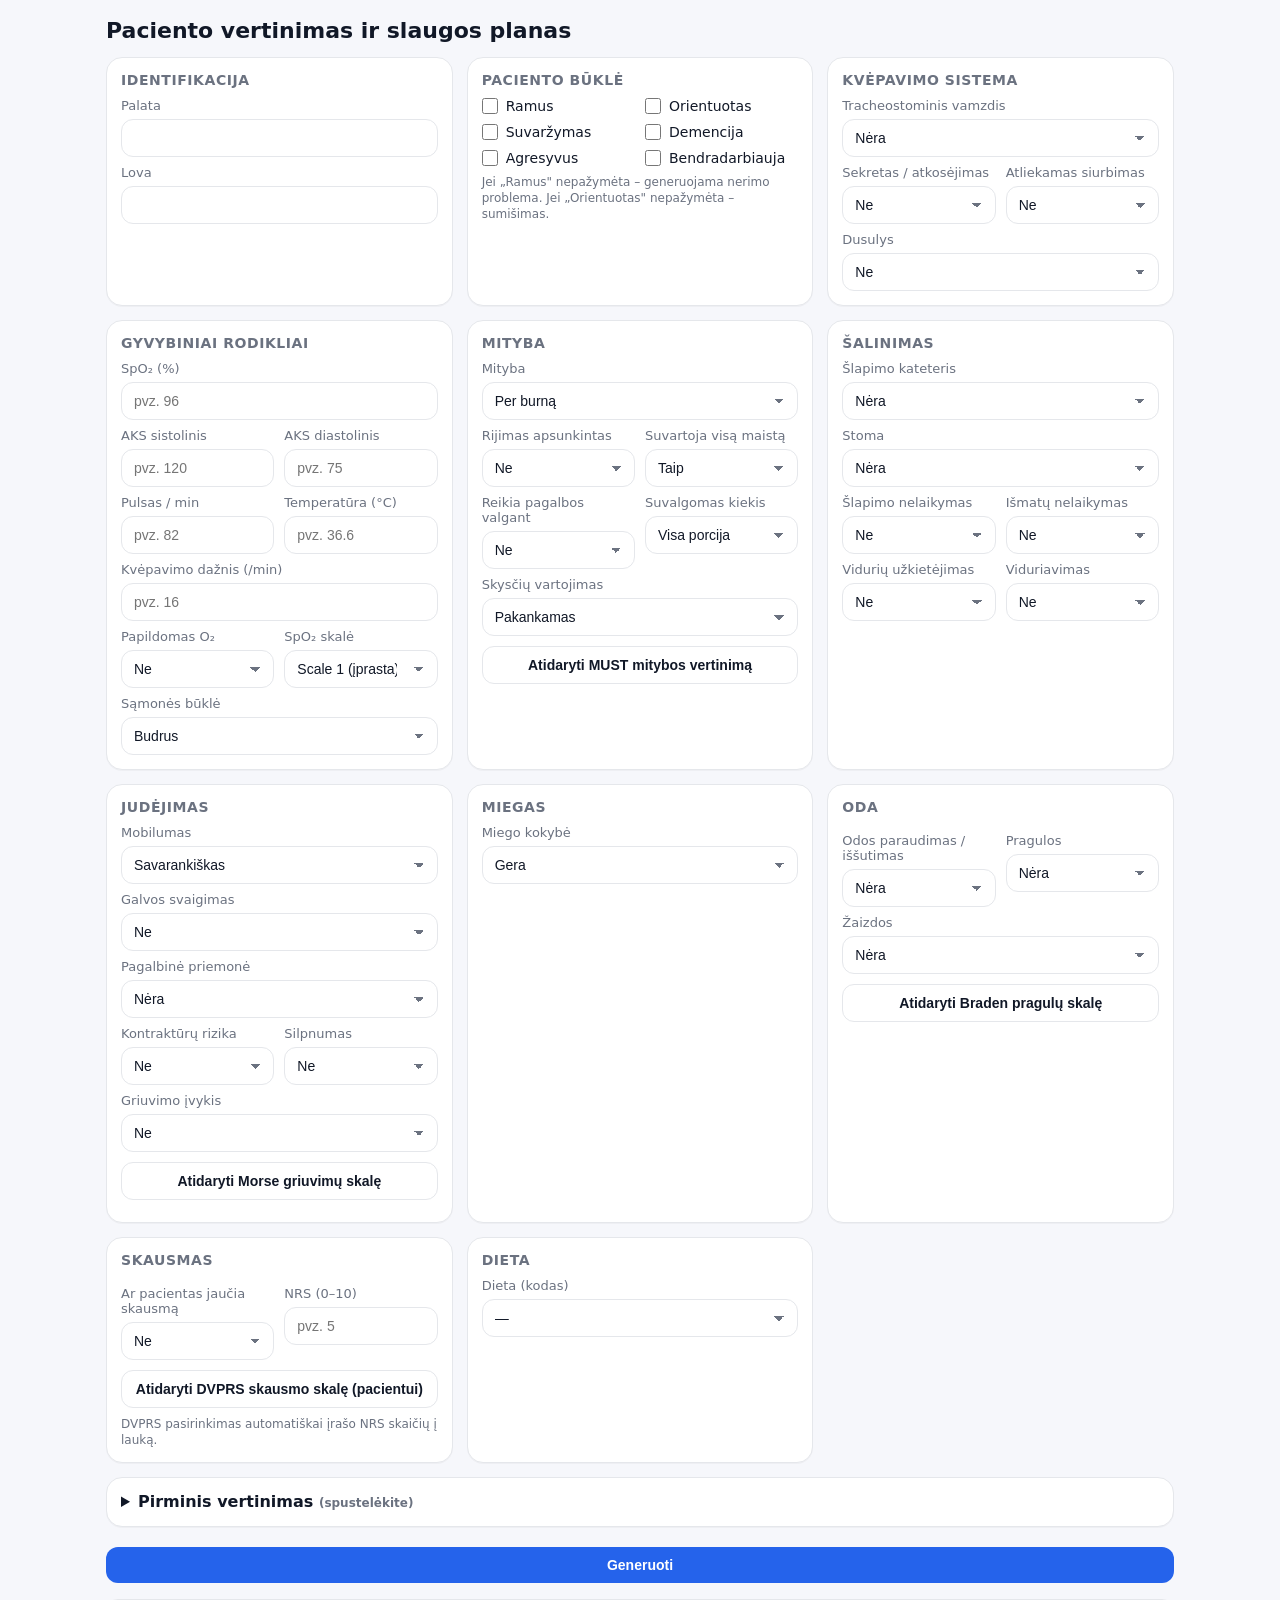
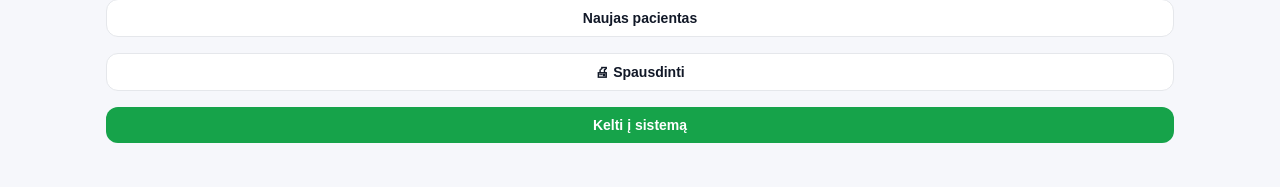
<file: index.html>
<!DOCTYPE html>
<html lang="lt">
<head>
  <meta charset="UTF-8">
  <meta name="viewport" content="width=device-width, initial-scale=1.0">
  <title>Paciento vertinimas ir slaugos planas</title>
  <link rel="stylesheet" href="css/style.css?v=20261012-1">
</head>
<body>

<h1>Paciento vertinimas ir slaugos planas</h1>

<div id="reassessmentContext" class="reassessment-context" hidden></div>

<form id="nursingForm" novalidate>
  <div class="grid">

    <!-- IDENTIFIKACIJA -->
    <div class="section">
      <h2>Identifikacija</h2>
      <label for="palata">Palata
        <input id="palata" name="palata" autocomplete="off">
      </label>
      <label for="lova">Lova
        <input id="lova" name="lova" autocomplete="off">
      </label>
    </div>

    <!-- PACIENTO BŪKLĖ -->
    <div class="section">
      <h2>Paciento būklė</h2>
      <div class="checks">
        <label><input type="checkbox" id="ramus"> Ramus</label>
        <label><input type="checkbox" id="orientuotas"> Orientuotas</label>
        <label><input type="checkbox" id="suvarzymas"> Suvaržymas</label>
        <label><input type="checkbox" id="demencija"> Demencija</label>
        <label><input type="checkbox" id="agresyvus"> Agresyvus</label>
        <label><input type="checkbox" id="bendradarbiauja"> Bendradarbiauja</label>
      </div>
      <div id="fiksacija_detales" style="display:none; margin-top:10px;">
        <label for="fiksacijos_priezastis">Fiksacijos priežastis
          <select id="fiksacijos_priezastis" name="fiksacijos_priezastis">
            <option value="">—</option>
            <option value="kateteriai_zondai">Traukia kateterius / zondus</option>
            <option value="agresyvus_save_zalojantis">Agresyvus / save žalojantis elgesys</option>
            <option value="kita">Kita</option>
          </select>
        </label>
        <div class="row">
          <label for="apsaugines_priemones">Lovos turėklai / apsauginės priemonės
            <select id="apsaugines_priemones" name="apsaugines_priemones">
              <option value="netaikoma">Netaikoma</option>
              <option value="taikoma">Taikoma</option>
            </select>
          </label>
          <label for="fiksacijos_pradzia">Fiksacijos pradžios laikas
            <input id="fiksacijos_pradzia" name="fiksacijos_pradzia" type="time">
          </label>
        </div>
        <label for="fiksacijos_intervalas">Fiksacijos stebėjimo intervalas
          <input id="fiksacijos_intervalas" name="fiksacijos_intervalas" placeholder="pvz. kas 15 min., kas 30 min.">
        </label>
      </div>
      <div class="hint">Jei „Ramus" nepažymėta – generuojama nerimo problema. Jei „Orientuotas" nepažymėta – sumišimas.</div>
    </div>

    <!-- KVĖPAVIMO SISTEMA -->
    <div class="section">
      <h2>Kvėpavimo sistema</h2>
      <label for="trach">Tracheostominis vamzdis
        <select id="trach" name="trach">
          <option value="ne">Nėra</option>
          <option value="taip">Yra</option>
        </select>
      </label>
      <div class="row">
        <label for="sekretas_trach">Sekretas / atkosėjimas
          <select id="sekretas_trach" name="sekretas_trach">
            <option value="ne">Ne</option>
            <option value="taip">Taip</option>
          </select>
        </label>
        <label for="siurbimas">Atliekamas siurbimas
          <select id="siurbimas" name="siurbimas">
            <option value="ne">Ne</option>
            <option value="taip">Taip</option>
          </select>
        </label>
      </div>
      <label for="dusulys">Dusulys
        <select id="dusulys" name="dusulys">
          <option value="ne">Ne</option>
          <option value="taip">Taip</option>
        </select>
      </label>
    </div>

    <!-- GYVYBINIAI RODIKLIAI -->
    <div class="section">
      <h2>Gyvybiniai rodikliai</h2>
      <label for="saturacija">SpO₂ (%)
        <input id="saturacija" name="saturacija" inputmode="decimal" placeholder="pvz. 96">
      </label>
      <div class="row">
        <label for="sistolinis">AKS sistolinis
          <input id="sistolinis" name="sistolinis" inputmode="decimal" placeholder="pvz. 120">
        </label>
        <label for="diastolinis">AKS diastolinis
          <input id="diastolinis" name="diastolinis" inputmode="decimal" placeholder="pvz. 75">
        </label>
      </div>
      <div class="row">
        <label for="pulsas">Pulsas / min
          <input id="pulsas" name="pulsas" inputmode="decimal" placeholder="pvz. 82">
        </label>
        <label for="temperatura">Temperatūra (°C)
          <input id="temperatura" name="temperatura" inputmode="decimal" placeholder="pvz. 36.6">
        </label>
      </div>
      <label for="rr">Kvėpavimo dažnis (/min)
        <input id="rr" name="rr" inputmode="decimal" placeholder="pvz. 16">
      </label>
      <div class="row">
        <label for="o2">Papildomas O₂
          <select id="o2" name="o2">
            <option value="ne">Ne</option>
            <option value="taip">Taip</option>
          </select>
        </label>
        <label for="spo2Scale">SpO₂ skalė
          <select id="spo2Scale" name="spo2Scale">
            <option value="1">Scale 1 (įprasta)</option>
            <option value="2">Scale 2 (hiperkapnijos rizika)</option>
          </select>
        </label>
      </div>
      <label for="avpu">Sąmonės būklė
        <select id="avpu" name="avpu">
          <option value="A">Budrus</option>
          <option value="V">Reaguoja į balsą</option>
          <option value="P">Reaguoja į skausmą</option>
          <option value="U">Nereaguoja</option>
          <option value="C">Naujai atsiradęs sumišimas</option>
        </select>
      </label>
    </div>

    <!-- MITYBA -->
    <div class="section">
      <h2>Mityba</h2>
      <label for="mityba">Mityba
        <select id="mityba" name="mityba">
          <option value="burna">Per burną</option>
          <option value="peg">Per PEG</option>
          <option value="zondas">Per zondą (NG)</option>
        </select>
      </label>
      <div class="row">
        <label for="rijimas">Rijimas apsunkintas
          <select id="rijimas" name="rijimas">
            <option value="ne">Ne</option>
            <option value="taip">Taip</option>
          </select>
        </label>
        <label for="suvalgo">Suvartoja visą maistą
          <select id="suvalgo" name="suvalgo">
            <option value="taip">Taip</option>
            <option value="ne">Ne</option>
          </select>
        </label>
      </div>
      <div class="row">
        <label for="pagalba_valgant">Reikia pagalbos valgant
          <select id="pagalba_valgant" name="pagalba_valgant">
            <option value="ne">Ne</option>
            <option value="taip">Taip</option>
          </select>
        </label>
        <label for="suvalgomas_kiekis">Suvalgomas kiekis
          <select id="suvalgomas_kiekis" name="suvalgomas_kiekis">
            <option value="visa">Visa porcija</option>
            <option value="75">Apie 75 %</option>
            <option value="50">Apie 50 %</option>
            <option value="maziau_50">Mažiau nei 50 %</option>
          </select>
        </label>
      </div>
      <label for="skysciai">Skysčių vartojimas
        <select id="skysciai" name="skysciai">
          <option value="pakankamas">Pakankamas</option>
          <option value="nepakankamas">Nepakankamas</option>
        </select>
      </label>
      <!-- MUST vertinimas -->
      <button type="button" class="secondary" id="openMustBtn" style="margin-top:10px">
        Atidaryti MUST mitybos vertinimą
      </button>
      <div class="hint" id="mustResult"></div>
    </div>

    <!-- ŠALINIMAS -->
    <div class="section">
      <h2>Šalinimas</h2>
      <label for="kateteris">Šlapimo kateteris
        <select id="kateteris" name="kateteris">
          <option value="nera">Nėra</option>
          <option value="yra">Yra</option>
        </select>
      </label>
      <label for="stoma">Stoma
        <select id="stoma" name="stoma">
          <option value="nera">Nėra</option>
          <option value="yra">Yra</option>
        </select>
      </label>
      <div class="row">
        <label for="slapimo_nelaikymas">Šlapimo nelaikymas
          <select id="slapimo_nelaikymas" name="slapimo_nelaikymas">
            <option value="ne">Ne</option>
            <option value="taip">Taip</option>
          </select>
        </label>
        <label for="ismatu_nelaikymas">Išmatų nelaikymas
          <select id="ismatu_nelaikymas" name="ismatu_nelaikymas">
            <option value="ne">Ne</option>
            <option value="taip">Taip</option>
          </select>
        </label>
      </div>
      <div class="row">
        <label for="viduriai">Vidurių užkietėjimas
          <select id="viduriai" name="viduriai">
            <option value="ne">Ne</option>
            <option value="taip">Taip</option>
          </select>
        </label>
        <label for="viduriavimas">Viduriavimas
          <select id="viduriavimas" name="viduriavimas">
            <option value="ne">Ne</option>
            <option value="taip">Taip</option>
          </select>
        </label>
      </div>
    </div>

    <!-- JUDĖJIMAS -->
    <div class="section">
      <h2>Judėjimas</h2>
      <label for="mobilumas">Mobilumas
        <select id="mobilumas" name="mobilumas">
          <option value="sav">Savarankiškas</option>
          <option value="pagalba">Su pagalba</option>
          <option value="lova">Lovos režimas</option>
        </select>
      </label>
      <label for="galvos_svaigimas">Galvos svaigimas
        <select id="galvos_svaigimas" name="galvos_svaigimas">
          <option value="ne">Ne</option>
          <option value="taip">Taip</option>
        </select>
      </label>
      <label for="pagalbine_priemone">Pagalbinė priemonė
        <select id="pagalbine_priemone" name="pagalbine_priemone">
          <option value="nera">Nėra</option>
          <option value="lazda">Lazda</option>
          <option value="vaikstyne">Vaikštynė</option>
          <option value="vezimelis">Vežimėlis</option>
        </select>
      </label>
      <div class="row">
        <label for="kontrakturu_rizika">Kontraktūrų rizika
          <select id="kontrakturu_rizika" name="kontrakturu_rizika">
            <option value="ne">Ne</option>
            <option value="taip">Taip</option>
          </select>
        </label>
        <label for="silpnumas">Silpnumas
          <select id="silpnumas" name="silpnumas">
            <option value="ne">Ne</option>
            <option value="taip">Taip</option>
          </select>
        </label>
      </div>
      <label for="griuvimo_ivykis">Griuvimo įvykis
        <select id="griuvimo_ivykis" name="griuvimo_ivykis">
          <option value="ne">Ne</option>
          <option value="taip">Taip</option>
        </select>
      </label>
      <div id="griuvimo_detales" style="display:none; margin-top:10px;">
        <label for="griuvimo_laikas">Griuvimo data ir laikas
          <input id="griuvimo_laikas" name="griuvimo_laikas" type="datetime-local">
        </label>
        <div class="hint">Pažymėjus griuvimą būtina vadovautis įstaigos patvirtinta veiksmų po griuvimo tvarka ir pakartotinai įvertinti griuvimų riziką.</div>
      </div>
      <!-- Morse vertinimas -->
      <button type="button" class="secondary" id="openMorseBtn" style="margin-top:10px">
        Atidaryti Morse griuvimų skalę
      </button>
      <div class="hint" id="morseResult"></div>
    </div>

    <!-- MIEGAS -->
    <div class="section">
      <h2>Miegas</h2>
      <label for="miegas">Miego kokybė
        <select id="miegas" name="miegas">
          <option value="gera">Gera</option>
          <option value="sutrikusi">Sutrikusi</option>
        </select>
      </label>
    </div>

    <!-- ODA -->
    <div class="section">
      <h2>Oda</h2>
      <div class="row">
        <label for="odos_paraudimas">Odos paraudimas / iššutimas
          <select id="odos_paraudimas" name="odos_paraudimas">
            <option value="nera">Nėra</option>
            <option value="yra">Yra</option>
          </select>
        </label>
        <label for="pragulos">Pragulos
          <select id="pragulos" name="pragulos">
            <option value="nera">Nėra</option>
            <option value="yra">Yra</option>
          </select>
        </label>
      </div>
      <div id="pragulos_detales" style="display:none;">
        <div class="row">
          <label for="pragulos_lokalizacija">Pragulos lokalizacija
            <input id="pragulos_lokalizacija" name="pragulos_lokalizacija" placeholder="pvz. kryžkaulis, kulnas">
          </label>
          <label for="pragulos_stadija">Pragulos stadija
            <input id="pragulos_stadija" name="pragulos_stadija" placeholder="pvz. I, II, III, IV">
          </label>
        </div>
      </div>
      <label for="zaizdos">Žaizdos
        <select id="zaizdos" name="zaizdos">
          <option value="nera">Nėra</option>
          <option value="yra">Yra</option>
        </select>
      </label>
      <div id="zaizdos_aprasymas" style="display:none;">
        <div class="row">
          <label for="zaizdos_lokalizacija">Žaizdos lokalizacija
            <input id="zaizdos_lokalizacija" name="zaizdos_lokalizacija" placeholder="pvz. blauzda, pilvas">
          </label>
          <label for="zaizdos_dydis">Žaizdos dydis
            <input id="zaizdos_dydis" name="zaizdos_dydis" placeholder="pvz. 2 × 3 cm">
          </label>
        </div>
        <div class="row">
          <label for="zaizdos_sekrecija">Sekrecija
            <select id="zaizdos_sekrecija" name="zaizdos_sekrecija">
              <option value="nera">Nėra</option>
              <option value="maza">Maža</option>
              <option value="vidutine">Vidutinė</option>
              <option value="gausi">Gausi</option>
            </select>
          </label>
          <label for="infekcijos_pozymiai">Infekcijos požymiai
            <select id="infekcijos_pozymiai" name="infekcijos_pozymiai">
              <option value="ne">Ne</option>
              <option value="taip">Taip</option>
            </select>
          </label>
        </div>
        <label for="zaizdos_text">Žaizdos aprašymas
          <textarea id="zaizdos_text" name="zaizdos_text" placeholder="Papildomas aprašymas, paraudimas, skausmingumas."></textarea>
        </label>
      </div>
      <!-- Braden vertinimas -->
      <button type="button" class="secondary" id="openBradenBtn" style="margin-top:10px">
        Atidaryti Braden pragulų skalę
      </button>
      <div class="hint" id="bradenResult"></div>
    </div>

    <!-- SKAUSMAS -->
    <div class="section" id="skausmas_section">
      <h2>Skausmas</h2>
      <div class="row">
        <label for="skausmas">Ar pacientas jaučia skausmą
          <select id="skausmas" name="skausmas">
            <option value="ne">Ne</option>
            <option value="taip">Taip</option>
          </select>
        </label>
        <label for="skausmoLygis">NRS (0–10)
          <input id="skausmoLygis" name="skausmoLygis" inputmode="numeric" placeholder="pvz. 5">
        </label>
      </div>
      <div id="skausmo_detales" style="display:none;">
        <label for="skausmo_vieta">Skausmo vieta
          <input id="skausmo_vieta" name="skausmo_vieta" placeholder="pvz. galva, pilvas, žaizdos sritis">
        </label>
        <div class="row">
          <label for="skausmo_pobudis">Skausmo pobūdis
            <select id="skausmo_pobudis" name="skausmo_pobudis">
              <option value="">—</option>
              <option value="maudziantis">Maudžiantis</option>
              <option value="duriantis">Duriantis</option>
              <option value="deginantis">Deginantis</option>
              <option value="spaudziantis">Spaudžiantis</option>
              <option value="kitas">Kitas</option>
            </select>
          </label>
          <label for="skausmo_trukme">Skausmo trukmė
            <select id="skausmo_trukme" name="skausmo_trukme">
              <option value="">—</option>
              <option value="umus">Ūmus</option>
              <option value="letinis">Lėtinis</option>
            </select>
          </label>
        </div>
        <div class="row">
          <label for="skausma_mazina">Kas mažina skausmą
            <input id="skausma_mazina" name="skausma_mazina" placeholder="pvz. padėtis, vaistai">
          </label>
          <label for="skausma_didina">Kas didina skausmą
            <input id="skausma_didina" name="skausma_didina" placeholder="pvz. judesys, kosulys">
          </label>
        </div>
      </div>
      <button type="button" class="secondary" id="openDvprsBtn" style="margin-top:10px">
        Atidaryti DVPRS skausmo skalę (pacientui)
      </button>
      <div class="hint">DVPRS pasirinkimas automatiškai įrašo NRS skaičių į lauką.</div>
    </div>

    <!-- DIETA -->
    <div class="section">
      <h2>Dieta</h2>
      <label for="dieta_kodas">Dieta (kodas)
        <select id="dieta_kodas" name="dieta_kodas">
          <option value="—">—</option>
          <option value="P1">P1</option>
          <option value="P4">P4</option>
          <option value="PTM">PTM</option>
          <option value="TM">TM</option>
          <option value="SM">SM</option>
          <option value="CD">CD</option>
          <option value="PTM-CD">PTM-CD</option>
          <option value="Na">Na</option>
          <option value="Sk(padid.)">Sk(padid.)</option>
          <option value="Sk(maž.)">Sk(maž.)</option>
          <option value="B">B</option>
          <option value="Lac">Lac</option>
          <option value="NPB">NPB</option>
          <option value="KITA">Kita (įrašyti)</option>
        </select>
      </label>
      <div id="dieta_kita_wrap" style="display:none;">
        <label for="dieta_kita">Įrašykite dietą
          <input id="dieta_kita" name="dieta_kita"
            placeholder="pvz. tyrės konsistencija, be laktozės ir t. t.">
        </label>
      </div>
    </div>


    <!-- PIRMINIS VERTINIMAS -->
    <div class="section" style="grid-column: 1 / -1">
      <details class="pv" id="pv_section">
        <summary>Pirminis vertinimas <span class="hint">(spustelėkite)</span></summary>
        <div class="pv-content">
          <div class="checks" style="margin-top:6px">
            <label><input type="checkbox" id="pv_cv"> Širdies–kraujotakos</label>
            <label><input type="checkbox" id="pv_resp"> Kvėpavimo</label>
            <label><input type="checkbox" id="pv_endo_cd"> Endokrininės (CD)</label>
            <label><input type="checkbox" id="pv_renal_hep"> Inkstų/kepenų</label>
          </div>
          <label style="margin-top:10px">Infekcinės ligos (įrašykite)
            <input id="pv_infection" placeholder="pvz. MRSA, C. difficile, TB, COVID.">
          </label>
          <label style="margin-top:10px">Alergijos
            <textarea id="pv_allergy" rows="2"
              placeholder="pvz. penicilinai, lateksas, maistas."></textarea>
          </label>
          <div class="hint" style="margin-top:6px">
            Pažymėtos sritys automatiškai pridės atitinkamas intervencijas prie bendro slaugos plano.
          </div>
        </div>
      </details>
    </div>

  </div><!-- .grid -->

  <div class="actions">
    <button type="button" id="genBtn" onclick="generateResults()">Generuoti</button>
    <button type="button" id="resetBtn" class="secondary">Naujas pacientas</button>
    <button type="button" class="secondary" onclick="spausdinti()">🖨 Spausdinti</button>
    <button type="button" class="good" onclick="keltiISistema()">Kelti į sistemą</button>
  </div>
</form>

<div id="results" class="results" aria-live="polite"></div>
<div id="statusOk"  class="status ok">✅ Užklausa išsiųsta į Google Sheets.</div>
<div id="statusErr" class="status err">❌ Klaida siunčiant į Google Sheets. Patikrinkite WebApp adresą ir leidimus.</div>

<!-- ══════════════════════════════════════════════════════════════
     DVPRS MODAL
═══════════════════════════════════════════════════════════════ -->
<div id="dvprsModal" class="modal" aria-hidden="true">
  <div class="modal__backdrop" id="dvprsCloseBackdrop"></div>
  <div class="modal__sheet" role="dialog" aria-modal="true" aria-labelledby="dvprsTitle">
    <div class="modal__header">
      <div>
        <div id="dvprsTitle" class="modal__title">DVPRS skausmo skalė (0–10)</div>
        <div class="modal__subtitle">Pacientas pasirenka skaičių. Pasirinkimas automatiškai įrašomas į NRS lauką.</div>
      </div>
      <button type="button" class="modal__close" id="dvprsCloseBtn" aria-label="Uždaryti">✕</button>
    </div>
    <div class="dvprsLegend">Spalvos ir veidukai padeda greičiau susiorientuoti. Vertinimą patvirtina paciento pasirinktas skaičius (0–10).</div>
    <div id="dvprsGrid" class="dvprsGrid"></div>
    <div class="modal__footer">
      <button type="button" class="secondary" id="dvprsCancelBtn">Uždaryti</button>
    </div>
  </div>
</div>

<!-- ══════════════════════════════════════════════════════════════
     BRADEN MODAL
═══════════════════════════════════════════════════════════════ -->
<div id="bradenModal" class="modal" aria-hidden="true">
  <div class="modal__backdrop" onclick="closeBraden()"></div>
  <div class="modal__sheet" role="dialog" aria-modal="true" aria-labelledby="bradenTitle">
    <div class="modal__header">
      <div>
        <div id="bradenTitle" class="modal__title">Braden pragulų rizikos skalė</div>
        <div class="modal__subtitle">Vertinama 6 kategorijose. Mažesnis balas = didesnė rizika. Bendra suma: 6–23.</div>
      </div>
      <button type="button" class="modal__close" onclick="closeBraden()" aria-label="Uždaryti">✕</button>
    </div>
    <div style="padding:14px">
      <div class="scaleGrid" id="bradenGrid"></div>
    </div>
    <div class="modal__footer">
      <div id="bradenTotal" style="font-weight:900;font-size:16px;margin-right:auto;align-self:center"></div>
      <button type="button" class="secondary" onclick="closeBraden()">Atšaukti</button>
      <button type="button" class="good" onclick="confirmBraden()">Patvirtinti</button>
    </div>
  </div>
</div>

<!-- ══════════════════════════════════════════════════════════════
     MUST MODAL
═══════════════════════════════════════════════════════════════ -->
<div id="mustModal" class="modal" aria-hidden="true">
  <div class="modal__backdrop" onclick="closeMust()"></div>
  <div class="modal__sheet" role="dialog" aria-modal="true" aria-labelledby="mustTitle">
    <div class="modal__header">
      <div>
        <div id="mustTitle" class="modal__title">MUST mitybos rizikos vertinimas</div>
        <div class="modal__subtitle">3 žingsniai. Suma: 0 = maža, 1 = vidutinė, ≥2 = didelė rizika.</div>
      </div>
      <button type="button" class="modal__close" onclick="closeMust()" aria-label="Uždaryti">✕</button>
    </div>
    <div style="padding:14px">
      <div class="scaleGrid" id="mustGrid"></div>
    </div>
    <div class="modal__footer">
      <div id="mustTotal" style="font-weight:900;font-size:16px;margin-right:auto;align-self:center"></div>
      <button type="button" class="secondary" onclick="closeMust()">Atšaukti</button>
      <button type="button" class="good" onclick="confirmMust()">Patvirtinti</button>
    </div>
  </div>
</div>

<!-- ══════════════════════════════════════════════════════════════
     MORSE MODAL
═══════════════════════════════════════════════════════════════ -->
<div id="morseModal" class="modal" aria-hidden="true">
  <div class="modal__backdrop" onclick="closeMorse()"></div>
  <div class="modal__sheet" role="dialog" aria-modal="true" aria-labelledby="morseTitle">
    <div class="modal__header">
      <div>
        <div id="morseTitle" class="modal__title">Morse griuvimų rizikos skalė</div>
        <div class="modal__subtitle">6 kategorijos. 0–24 = maža, 25–44 = vidutinė, ≥45 = didelė rizika.</div>
      </div>
      <button type="button" class="modal__close" onclick="closeMorse()" aria-label="Uždaryti">✕</button>
    </div>
    <div style="padding:14px">
      <div class="scaleGrid" id="morseGrid"></div>
    </div>
    <div class="modal__footer">
      <div id="morseTotal" style="font-weight:900;font-size:16px;margin-right:auto;align-self:center"></div>
      <button type="button" class="secondary" onclick="closeMorse()">Atšaukti</button>
      <button type="button" class="good" onclick="confirmMorse()">Patvirtinti</button>
    </div>
  </div>
</div>

<!-- JS: tvarka svarbi – priklausomybės iš viršaus į apačią -->
<script src="data/careLibrary.js"></script>
<script src="js/calculators.js"></script>
<script src="js/reassessment.js?v=20261012-1"></script>
<script src="js/library.js"></script>
<script src="js/rules.js"></script>
<script src="js/popups.js?v=20261012-1"></script>
<script src="js/generator.js?v=20261012-2"></script>
<script src="js/forms.js?v=20261012-1"></script>
<script src="js/print.js"></script>
<script src="js/app.js?v=20261012-1"></script>

</body>
</html>
</file>
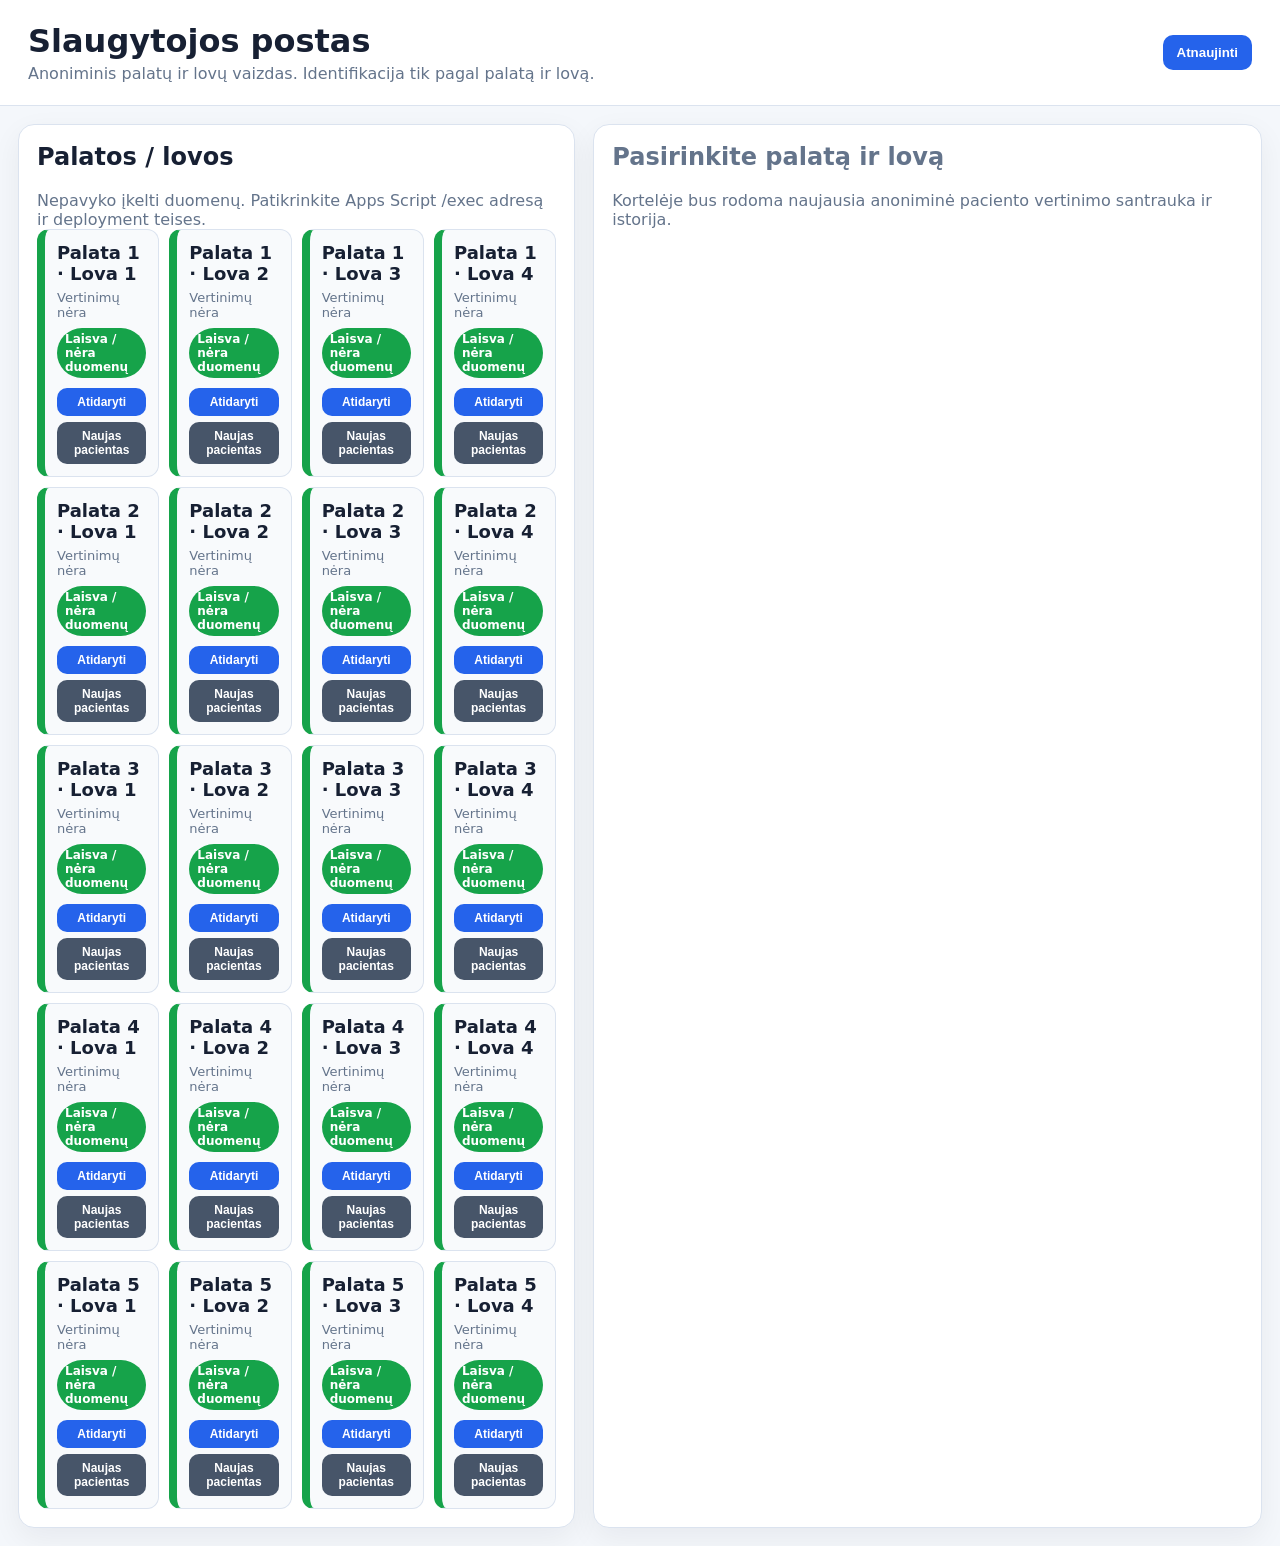
<file: nurse.html>
<!DOCTYPE html>
<html lang="lt">
<head>
  <meta charset="UTF-8">
  <meta name="viewport" content="width=device-width, initial-scale=1.0">
  <title>Slaugytojos postas</title>
  <link rel="stylesheet" href="css/nurse.css?v=20261012-9">
</head>
<body>
  <header class="topbar">
    <div>
      <h1>Slaugytojos postas</h1>
      <p>Anoniminis palatų ir lovų vaizdas. Identifikacija tik pagal palatą ir lovą.</p>
    </div>
    <button type="button" id="refreshBtn">Atnaujinti</button>
  </header>

  <main class="layout">
    <section class="rooms-panel">
      <h2>Palatos / lovos</h2>
      <div id="loading" class="status">Kraunami duomenys…</div>
      <div id="roomsGrid" class="rooms-grid" aria-live="polite"></div>
    </section>

    <section class="patient-panel" id="patientPanel">
      <div class="empty-state">
        <h2>Pasirinkite palatą ir lovą</h2>
        <p>Kortelėje bus rodoma naujausia anoniminė paciento vertinimo santrauka ir istorija.</p>
      </div>
    </section>
  </main>

  <div class="modal" id="planModal" aria-hidden="true">
    <div class="modal-backdrop" data-close-modal></div>
    <div class="modal-dialog" role="dialog" aria-modal="true" aria-labelledby="modalTitle">
      <div class="modal-header">
        <h2 id="modalTitle">Slaugos planas</h2>
        <button type="button" class="icon-btn" data-close-modal aria-label="Uždaryti">✕</button>
      </div>
      <div class="modal-body" id="modalBody"></div>
      <div class="modal-actions">
        <button type="button" id="printPlanBtn">Spausdinti</button>
        <button type="button" id="editPlanBtn">Taisyti planą ir problemas</button>
        <button type="button" id="savePlanBtn" class="success" hidden>Išsaugoti pakeitimus</button>
        <button type="button" data-close-modal>Uždaryti</button>
      </div>
    </div>
  </div>

  <div class="modal" id="unsavedChangesModal" aria-hidden="true">
    <div class="modal-backdrop"></div>
    <div class="modal-dialog confirm-dialog" role="dialog" aria-modal="true" aria-labelledby="unsavedChangesTitle">
      <div class="modal-header">
        <h2 id="unsavedChangesTitle">Neišsaugoti pakeitimai</h2>
      </div>
      <div class="modal-body">
        <p>Ar išsaugoti slaugos plano, esamų problemų ir galimų problemų pakeitimus Google Sheets?</p>
        <p class="meta">Originalus automatiškai sugeneruotas įrašas liks nepakeistas.</p>
      </div>
      <div class="modal-actions">
        <button type="button" id="saveChangesPromptBtn" class="success">Išsaugoti pakeitimus</button>
        <button type="button" id="discardChangesPromptBtn" class="danger">Nesaugoti</button>
        <button type="button" id="continueEditingPromptBtn">Grįžti taisyti</button>
      </div>
    </div>
  </div>

  <script src="js/reassessment.js?v=20261012-1"></script>
  <script src="js/nurse.js?v=20261012-8"></script>
</body>
</html>
</file>
<file: css/style.css>
:root {
  --bg: #f6f7fb;
  --card: #fff;
  --text: #111827;
  --muted: #6b7280;
  --line: #e5e7eb;
  --accent: #2563eb;
  --ok: #16a34a;
  --warn: #f59e0b;
  --bad: #dc2626;
}

* { box-sizing: border-box; }

body {
  margin: 0;
  font-family: system-ui, -apple-system, Segoe UI, Roboto, Arial, sans-serif;
  background: var(--bg);
  color: var(--text);
}

h1 {
  margin: 18px auto 0;
  max-width: 1100px;
  padding: 0 16px;
  font-size: 22px;
}

/* ── GRID ── */
.grid {
  display: grid;
  gap: 14px;
  grid-template-columns: repeat(3, minmax(0, 1fr));
  max-width: 1100px;
  margin: 14px auto;
  padding: 0 16px;
}
@media (max-width: 980px) { .grid { grid-template-columns: repeat(2, minmax(0, 1fr)); } }
@media (max-width: 680px) { .grid { grid-template-columns: 1fr; } }

/* ── SECTION CARD ── */
.section {
  background: var(--card);
  border: 1px solid var(--line);
  border-radius: 16px;
  padding: 14px;
  box-shadow: 0 1px 0 rgba(0,0,0,.03);
}

h2 {
  font-size: 14px;
  margin: 0 0 10px 0;
  text-transform: uppercase;
  letter-spacing: .04em;
  color: var(--muted);
}

label {
  display: block;
  font-size: 13px;
  color: var(--muted);
  margin: 8px 0 0;
}

input, select, textarea, button {
  width: 100%;
  margin-top: 6px;
  padding: 10px 12px;
  border: 1px solid var(--line);
  border-radius: 12px;
  font-size: 14px;
  background: #fff;
  color: var(--text);
  outline: none;
}

textarea { resize: vertical; }

.row {
  display: grid;
  gap: 10px;
  grid-template-columns: repeat(2, minmax(0, 1fr));
}
@media (max-width: 680px) { .row { grid-template-columns: 1fr; } }

/* ── SELECT ── */
select {
  -webkit-appearance: none;
  appearance: none;
  background-image:
    linear-gradient(45deg, transparent 50%, #6b7280 50%),
    linear-gradient(135deg, #6b7280 50%, transparent 50%),
    linear-gradient(to right, transparent, transparent);
  background-position:
    calc(100% - 18px) calc(1em + 2px),
    calc(100% - 13px) calc(1em + 2px),
    100% 0;
  background-size: 5px 5px, 5px 5px, 2.5em 2.5em;
  background-repeat: no-repeat;
  padding-right: 40px;
}

/* ── CHECKBOXES ── */
.checks {
  display: grid;
  grid-template-columns: repeat(auto-fit, minmax(132px, 1fr));
  gap: 10px;
  margin-top: 8px;
}
.checks label {
  display: flex;
  align-items: center;
  gap: 8px;
  margin: 0;
  color: var(--text);
  font-size: 14px;
  white-space: nowrap;
}
.checks label input {
  flex: 0 0 auto;
}
.checks input { width: auto; margin: 0; }

input[type=checkbox] {
  width: 16px;
  height: 16px;
  margin: 0;
  padding: 0;
  background: #fff;
  border: 1px solid var(--line);
  border-radius: 4px;
}

.checkline {
  display: flex;
  align-items: center;
  gap: 8px;
  margin-top: 10px;
  color: var(--text);
  font-size: 14px;
}
.checkline input { flex: 0 0 auto; }

/* ── HINT ── */
.hint {
  margin-top: 8px;
  color: var(--muted);
  font-size: 12px;
  line-height: 1.35;
}

/* ── ACTIONS ── */
.actions {
  max-width: 1100px;
  margin: 0 auto;
  padding: 0 16px 20px;
  display: grid;
  gap: 10px;
}
.actions button { width: 100%; }

button { cursor: pointer; border: none; }
#genBtn { background: var(--accent); color: #fff; font-weight: 800; }
button.secondary { background: #fff; border: 1px solid var(--line); font-weight: 700; }
button.good { background: var(--ok); color: #fff; font-weight: 800; }

/* ── RESULTS ── */
.results { max-width: 1100px; margin: 0 auto 24px; padding: 0 16px; }
.results .planas {
  background: #fff;
  border: 1px solid var(--line);
  border-radius: 14px;
  padding: 12px;
  margin-top: 10px;
}
.results h3 { margin: 14px 0 8px; }
.results h4 { margin: 0 0 8px; font-size: 14px; }
.results ul { margin: 6px 0 0 18px; padding: 0; }

.pill {
  display: inline-block;
  padding: 6px 10px;
  border-radius: 999px;
  font-size: 12px;
  font-weight: 800;
  margin-right: 6px;
  border: 1px solid var(--line);
  background: #fff;
}
.pill.ok   { border-color: rgba(22,163,74,.25); }
.pill.warn { border-color: rgba(245,158,11,.35); }
.pill.bad  { border-color: rgba(220,38,38,.35); }

.mono {
  font-family: ui-monospace, SFMono-Regular, Menlo, Monaco, Consolas, monospace;
  font-size: 12px;
  white-space: pre-wrap;
  background: #111827;
  color: #f9fafb;
  padding: 12px;
  border-radius: 14px;
  margin-top: 12px;
}

/* ── STATUS ── */
.status { max-width: 1100px; margin: 0 auto; padding: 0 16px 10px; display: none; }
.status.ok  { color: var(--ok);  font-weight: 900; }
.status.err { color: var(--bad); font-weight: 900; }
.reassessment-context {
  max-width: 1100px;
  margin: 0 auto 14px;
  padding: 12px 16px;
  border: 1px solid #93c5fd;
  border-radius: 12px;
  background: #eff6ff;
  color: #1e3a8a;
  font-weight: 700;
}

/* ── PIRMINIS VERTINIMAS ── */
details.pv summary { cursor: pointer; font-weight: 900; color: var(--text); }
.pv-content { margin-top: 10px; }
.pv-content input, .pv-content textarea { background: #fff; }

/* ── MODAL ── */
.modal { position: fixed; inset: 0; display: block; }
.modal[aria-hidden=true] { display: none; }

.modal__backdrop { position: absolute; inset: 0; background: rgba(0,0,0,.45); }

.modal__sheet {
  position: absolute;
  left: 50%;
  top: 50%;
  transform: translate(-50%, -50%);
  width: min(980px, calc(100% - 24px));
  max-height: calc(100% - 24px);
  overflow: auto;
  background: #fff;
  border-radius: 18px;
  border: 1px solid var(--line);
  box-shadow: 0 10px 30px rgba(0,0,0,.25);
}
@media (min-width: 1100px) {
  .modal__sheet { width: min(1200px, calc(100% - 24px)); }
}

.modal__header {
  display: flex;
  align-items: flex-start;
  justify-content: space-between;
  gap: 12px;
  padding: 14px;
  border-bottom: 1px solid var(--line);
}
.modal__title    { font-weight: 900; font-size: 18px; }
.modal__subtitle { color: var(--muted); font-size: 12px; margin-top: 4px; line-height: 1.3; }
.modal__close {
  border: 1px solid var(--line);
  background: #fff;
  border-radius: 10px;
  width: 40px;
  height: 40px;
  cursor: pointer;
  font-weight: 800;
}
.modal__footer {
  position: sticky;
  bottom: 0;
  background: #fff;
  padding: 12px 14px;
  border-top: 1px solid var(--line);
  display: flex;
  justify-content: flex-end;
  gap: 10px;
}

/* ── DVPRS ── */
.dvprsGrid {
  padding: 14px;
  display: grid;
  grid-template-columns: repeat(2, 1fr);
  gap: 10px;
}
@media (min-width: 720px)  { .dvprsGrid { grid-template-columns: repeat(3, 1fr); } }
@media (min-width: 980px)  { .dvprsGrid { grid-template-columns: repeat(3, 1fr); } }

.dvprsCard {
  border: 1px solid var(--line);
  border-radius: 14px;
  padding: 16px;
  background: #fff;
  cursor: pointer;
  text-align: left;
  overflow: hidden;
  min-height: 96px;
}
.dvprsCard:active { transform: scale(0.99); }

.dvprsBar {
  height: 10px;
  border-radius: 999px;
  margin-bottom: 10px;
  background: #e5e7eb;
  background-color: var(--dvprsColor, #e5e7eb);
}

.dvprsTop  { display: flex; align-items: center; justify-content: space-between; gap: 10px; }
.dvprsLeft { display: flex; align-items: center; gap: 10px; }
.dvprsEmoji { font-size: 26px; line-height: 1; }
.dvprsNum   { font-size: 24px; font-weight: 900; line-height: 1; }
.dvprsTag   { font-size: 12px; color: var(--muted); white-space: nowrap; }
.dvprsText  { margin-top: 10px; font-size: 13px; line-height: 1.25; font-weight: 700; color: #111; white-space: normal; }
.dvprsLegend { padding: 0 14px 14px; color: var(--muted); font-size: 12px; line-height: 1.3; }

@media (min-width: 980px) { .dvprsCard { min-height: 112px; } }

/* ── TABLET BOOST ── */
@media (min-width: 720px) and (max-width: 1100px) {
  body { font-size: 17px; }
  h1   { font-size: 26px; }
  .section { padding: 17px; }
  h2   { font-size: 17px; }
  label { font-size: 14px; }
  input, select, textarea, button { font-size: 17px; height: 52px; padding: 12px 14px; }
  textarea { min-height: 110px; }
}

/* ── VERTINIMO SKALIŲ GROTELĖS (Braden / MUST / Morse) ── */
.scaleGrid {
  display: grid;
  gap: 12px;
  grid-template-columns: 1fr;
}
@media (min-width: 680px) { .scaleGrid { grid-template-columns: repeat(2, 1fr); } }
@media (min-width: 980px) { .scaleGrid { grid-template-columns: repeat(3, 1fr); } }

.scaleCard {
  border: 1px solid var(--line);
  border-radius: 14px;
  padding: 14px;
  background: #fff;
}
.scaleCardLabel {
  font-size: 13px;
  font-weight: 700;
  color: var(--text);
  margin-bottom: 10px;
}
.scaleOptions {
  display: flex;
  flex-direction: column;
  gap: 6px;
}
.scaleOpt {
  display: flex;
  align-items: flex-start;
  gap: 8px;
  font-size: 13px;
  color: var(--text);
  cursor: pointer;
  line-height: 1.3;
}
.scaleOpt input[type=radio] {
  width: 16px;
  height: 16px;
  flex: 0 0 auto;
  margin: 2px 0 0;
  accent-color: var(--accent);
}

/* Rizikos spalvos skalių rezultatuose */
.risk-ok   { color: var(--ok);   font-weight: 900; }
.risk-warn { color: var(--warn); font-weight: 900; }
.risk-bad  { color: var(--bad);  font-weight: 900; }

/* ── PRINT ── */
@media print {
  body { background: #fff; }
  .actions, .modal, #statusOk, #statusErr, form { display: none !important; }
  .results { margin: 0; padding: 0; }
  .mono { background: #f3f4f6; color: #111; }
}
</file>
<file: css/nurse.css>
:root {
  --bg: #f4f7fb;
  --card: #ffffff;
  --text: #172033;
  --muted: #64748b;
  --line: #dbe3ef;
  --green: #16a34a;
  --yellow: #d97706;
  --red: #dc2626;
  --blue: #2563eb;
}

* { box-sizing: border-box; }
body {
  margin: 0;
  font-family: system-ui, -apple-system, BlinkMacSystemFont, "Segoe UI", sans-serif;
  background: var(--bg);
  color: var(--text);
}

.topbar {
  display: flex;
  justify-content: space-between;
  gap: 16px;
  align-items: center;
  padding: 22px 28px;
  background: var(--card);
  border-bottom: 1px solid var(--line);
}
.topbar h1 { margin: 0 0 4px; }
.topbar p { margin: 0; color: var(--muted); }
button {
  border: 0;
  border-radius: 10px;
  background: var(--blue);
  color: #fff;
  padding: 10px 14px;
  font-weight: 700;
  cursor: pointer;
}
button:hover { filter: brightness(0.95); }
button.success { background: var(--green); }
button.danger { background: var(--red); }
.icon-btn { background: transparent; color: var(--text); font-size: 18px; padding: 6px 10px; }

.layout {
  display: grid;
  grid-template-columns: minmax(360px, 1fr) minmax(420px, 1.2fr);
  gap: 18px;
  padding: 18px;
}
.rooms-panel, .patient-panel, .patient-card, .modal-dialog {
  background: var(--card);
  border: 1px solid var(--line);
  border-radius: 16px;
  box-shadow: 0 10px 30px rgba(15, 23, 42, 0.06);
}
.rooms-panel, .patient-panel { padding: 18px; }
.rooms-panel h2, .patient-panel h2 { margin-top: 0; }

.status, .empty-state { color: var(--muted); }
.rooms-grid {
  display: grid;
  grid-template-columns: repeat(4, minmax(0, 1fr));
  gap: 10px;
}
.bed-card {
  text-align: left;
  background: #f8fafc;
  color: var(--text);
  border: 1px solid var(--line);
  border-left: 8px solid var(--muted);
  border-radius: 12px;
  padding: 12px;
  min-height: 104px;
}
.bed-card.active { outline: 3px solid rgba(37, 99, 235, 0.25); }
.bed-card.risk-green { border-left-color: var(--green); }
.bed-card.risk-yellow { border-left-color: var(--yellow); }
.bed-card.risk-red { border-left-color: var(--red); }
.bed-card .room-bed { font-size: 18px; font-weight: 800; }
.bed-card .time { color: var(--muted); font-size: 13px; margin-top: 6px; }
.risk-pill {
  display: inline-flex;
  margin-top: 8px;
  padding: 4px 8px;
  border-radius: 999px;
  color: #fff;
  font-size: 12px;
  font-weight: 800;
}
.risk-green .risk-pill { background: var(--green); }
.risk-yellow .risk-pill { background: var(--yellow); }
.risk-red .risk-pill { background: var(--red); }

.patient-card { padding: 18px; }
.card-header { display: flex; justify-content: space-between; gap: 12px; align-items: flex-start; }
.card-header h2 { font-size: 20px; }
.meta { color: var(--muted); margin: 4px 0; }
.section { border-top: 1px solid var(--line); margin-top: 14px; padding-top: 14px; }
.scale-grid { display: grid; grid-template-columns: repeat(2, minmax(0, 1fr)); gap: 8px; }
.scale-item { background: #f8fafc; border: 1px solid var(--line); padding: 10px; border-radius: 10px; }
ul.clean { margin: 8px 0 0; padding-left: 20px; }
.history-list { display: grid; gap: 8px; }
.history-item { width: 100%; display: flex; justify-content: space-between; gap: 12px; text-align: left; color: var(--text); background: #f8fafc; border: 1px solid var(--line); }
.history-date { font-variant-numeric: tabular-nums; }
.history-risk { color: var(--muted); }

.modal { display: none; position: fixed; inset: 0; z-index: 1000; }
.modal[aria-hidden="false"] { display: block; }
.modal-backdrop { position: absolute; inset: 0; background: rgba(15, 23, 42, 0.55); }
.modal-dialog { position: relative; margin: 4vh auto; width: min(980px, calc(100vw - 28px)); max-height: 92vh; display: flex; flex-direction: column; }
.confirm-dialog { width: min(620px, calc(100vw - 28px)); margin-top: 18vh; }
.modal-header, .modal-actions { display: flex; align-items: center; justify-content: space-between; gap: 10px; padding: 14px 18px; border-bottom: 1px solid var(--line); }
.modal-actions { justify-content: flex-end; border-top: 1px solid var(--line); border-bottom: 0; }
.modal-body { padding: 18px; overflow: auto; }
.plan-text { white-space: pre-wrap; background: #f8fafc; border: 1px solid var(--line); border-radius: 12px; padding: 12px; }
.plan-text[contenteditable="true"] { outline: 3px solid rgba(37, 99, 235, 0.25); background: #fff; }

@media (max-width: 900px) {
  .layout { grid-template-columns: 1fr; }
  .rooms-grid { grid-template-columns: repeat(2, minmax(0, 1fr)); }
}

@media print {
  body.print-modal > *:not(.modal) { display: none !important; }
  body.print-modal .modal { display: none !important; }
  body.print-modal #planModal { display: block !important; position: static; }
  body.print-modal #unsavedChangesModal { display: none !important; }
  body.print-modal .modal-backdrop, body.print-modal .modal-actions, body.print-modal .icon-btn { display: none !important; }
  body.print-modal .modal-dialog { box-shadow: none; border: 0; width: 100%; max-height: none; margin: 0; }
  body.print-modal .scale-unassessed { display: none !important; }
  body.print-modal .modal-header h2 { font-size: 16px; }
}

.risk-pill.risk-green { background: var(--green); }
.risk-pill.risk-yellow { background: var(--yellow); }
.risk-pill.risk-red { background: var(--red); }

.bed-actions {
  display: flex;
  flex-wrap: wrap;
  gap: 6px;
  margin-top: 10px;
}
.bed-actions button {
  flex: 1 1 auto;
  padding: 7px 8px;
  font-size: 12px;
}
.new-patient-btn { background: #475569; }
.scale-note {
  color: var(--muted);
  font-size: 12px;
  margin-top: 4px;
}
.scale-last-assessed {
  color: var(--muted);
  font-size: 12px;
  margin-top: 6px;
  padding-top: 6px;
  border-top: 1px solid var(--line);
}
.scale-never-assessed { font-style: italic; }
.scale-value { font-weight: 700; }
.vitals-history { margin-top: 16px; }
.vitals-history h4 { margin: 0 0 8px; }
.vitals-history-item {
  display: grid;
  grid-template-columns: minmax(150px, auto) 1fr;
  gap: 12px;
  padding: 8px 0;
  border-top: 1px solid var(--line);
}
.vitals-history-item time { color: var(--muted); font-variant-numeric: tabular-nums; }
.reminder-list { display: grid; gap: 8px; }
.reminder-card {
  display: grid;
  gap: 4px;
  padding: 10px 12px;
  border: 1px solid var(--line);
  border-left: 6px solid var(--green);
  border-radius: 10px;
  color: var(--text);
  text-decoration: none;
  background: #f8fafc;
}
.reminder-card:hover { background: #eff6ff; }
.reminder-heading { display: flex; justify-content: space-between; gap: 12px; }
.reminder-status { font-weight: 800; }
.reminder-upcoming { border-left-color: #eab308; }
.reminder-due { border-left-color: var(--yellow); }
.reminder-overdue, .reminder-needs { border-left-color: var(--red); }
.reminder-unknown { border-left-color: var(--muted); }
.reminder-recommendation { font-weight: 700; color: #92400e; }
.pilot-note { color: var(--muted); font-size: 12px; font-style: italic; }
@media (max-width: 600px) {
  .vitals-history-item { grid-template-columns: 1fr; gap: 3px; }
}
.editable-list {
  white-space: pre-wrap;
  background: #f8fafc;
  border: 1px solid var(--line);
  border-radius: 12px;
  padding: 12px;
}
.editable-list[contenteditable="true"] {
  outline: 3px solid rgba(37, 99, 235, 0.25);
  background: #fff;
}
.handwrite-line {
  display: flex;
  align-items: flex-end;
  gap: 10px;
  margin: 8px 0 14px;
}
.handwrite-line span {
  flex: 1;
  border-bottom: 1px solid #111827;
  min-height: 24px;
}
.nurse-signature { margin-top: 22px; }
.editable-list.is-editing {
  outline: 3px solid rgba(37, 99, 235, 0.35);
  background: #fff;
  cursor: text;
}
.editable-list.is-editing::before {
  content: "Redaguojama: galite keisti problemų sąrašą";
  display: block;
  color: var(--blue);
  font-size: 12px;
  font-weight: 700;
  margin-bottom: 6px;
}
.editable-textarea {
  width: 100%;
  min-height: 150px;
  resize: vertical;
  border: 1px solid var(--line);
  border-radius: 12px;
  padding: 12px;
  font: inherit;
  outline: 3px solid rgba(37, 99, 235, 0.35);
  background: #fff;
}
.editable-textarea::placeholder {
  color: #64748b;
}

.preview-note {
  color: var(--blue);
  font-weight: 700;
  margin-top: 0;
}
@media print {
  body.print-modal .preview-note { display: none !important; }
}

.compact-scale-list p {
  margin: 4px 0;
}
.print-preview-content .scale-grid {
  display: block;
}
.print-preview-content .scale-item,
.print-preview-content .editable-list,
.print-preview-content .plan-text {
  border: 0;
  background: transparent;
  padding: 0;
  border-radius: 0;
}
.print-preview-content .section {
  border-top: 0;
  margin-top: 18px;
  padding-top: 0;
}

.scale-context p {
  margin: 4px 0 8px;
}
.scale-context:empty {
  display: none;
}
</file>
